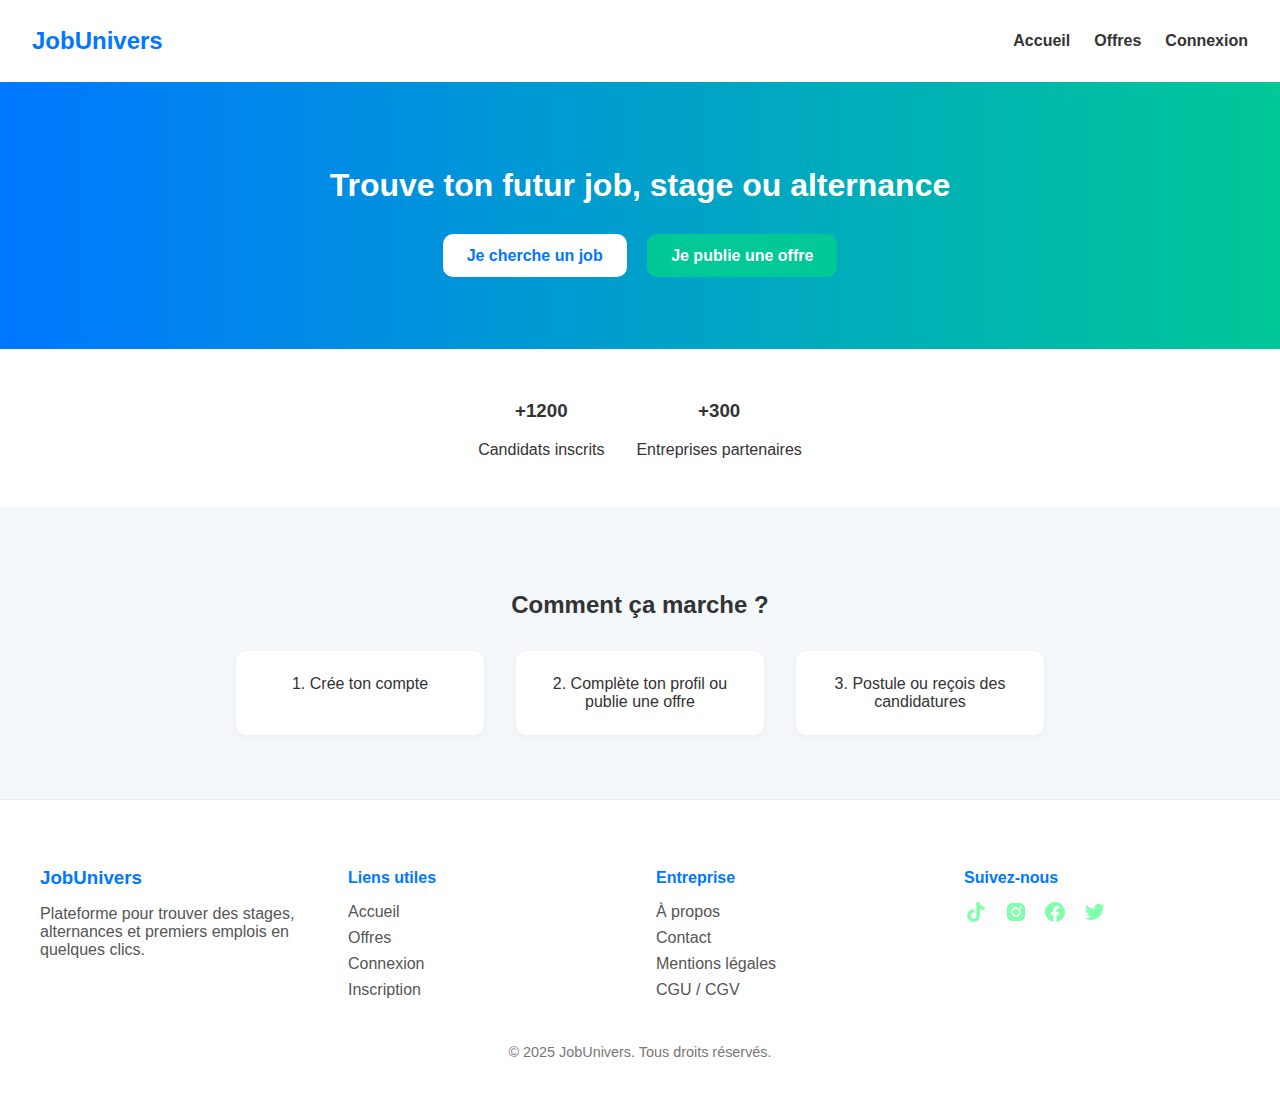
<file: index.html>
<!DOCTYPE html>
<html lang="en">
<head>
    <meta charset="UTF-8">
    <meta name="viewport" content="width=device-width, initial-scale=1.0">
    <link rel="stylesheet" href="style.css">
    <title>Accueil|JobUnivers</title>
</head>
<body>
  <!-- Navigation -->
  <header>
    <nav class="navbar">
      <div class="logo">JobUnivers</div>
      <ul class="nav-links">
        <li><a href="index.html">Accueil</a></li>
        <li><a href="#">Offres</a></li>
        <li><a href="login.html">Connexion</a></li>
      </ul>
    </nav>
  </header>

  <!-- Hero Section -->
  <section class="hero">
    <h1>Trouve ton futur job, stage ou alternance</h1>
    <div class="hero-buttons">
      <a href="#" class="btn primary">Je cherche un job</a>
      <a href="#" class="btn secondary">Je publie une offre</a>
    </div>
  </section>

  <!-- Stats -->
  <section class="stats">
    <div class="stat-box">
      <h3>+1200</h3>
      <p>Candidats inscrits</p>
    </div>
    <div class="stat-box">
      <h3>+300</h3>
      <p>Entreprises partenaires</p>
    </div>
  </section>

  <!-- Comment ça marche -->
  <section class="how-it-works">
    <h2>Comment ça marche ?</h2>
    <div class="steps">
      <div class="step">1. Crée ton compte</div>
      <div class="step">2. Complète ton profil ou publie une offre</div>
      <div class="step">3. Postule ou reçois des candidatures</div>
    </div>
  </section>

<!-- Footer complet -->
<footer class="footer">
    <div class="footer-container">
      <div class="footer-col">
        <h3>JobUnivers</h3>
        <p>Plateforme pour trouver des stages, alternances et premiers emplois en quelques clics.</p>
      </div>
  
      <div class="footer-col">
        <h4>Liens utiles</h4>
        <ul>
          <li><a href="#">Accueil</a></li>
          <li><a href="#">Offres</a></li>
          <li><a href="login.html">Connexion</a></li>
          <li><a href="register.html">Inscription</a></li>
        </ul>
      </div>
  
      <div class="footer-col">
        <h4>Entreprise</h4>
        <ul>
          <li><a href="#">À propos</a></li>
          <li><a href="#">Contact</a></li>
          <li><a href="#">Mentions légales</a></li>
          <li><a href="#">CGU / CGV</a></li>
        </ul>
      </div>
  
      <div class="footer-col">
        <h4>Suivez-nous</h4>
        <div class="social-icons">
          <a href="#"><svg xmlns="http://www.w3.org/2000/svg" width="24" height="24" viewBox="0 0 24 24" style="fill: rgba(129, 255, 173, 1);transform: ;msFilter:;"><path d="M19.59 6.69a4.83 4.83 0 0 1-3.77-4.25V2h-3.45v13.67a2.89 2.89 0 0 1-5.2 1.74 2.89 2.89 0 0 1 2.31-4.64 2.93 2.93 0 0 1 .88.13V9.4a6.84 6.84 0 0 0-1-.05A6.33 6.33 0 0 0 5 20.1a6.34 6.34 0 0 0 10.86-4.43v-7a8.16 8.16 0 0 0 4.77 1.52v-3.4a4.85 4.85 0 0 1-1-.1z"></path></svg></a>
          <a href="#"><svg xmlns="http://www.w3.org/2000/svg" width="24" height="24" viewBox="0 0 24 24" style="fill: rgba(129, 255, 173, 1);transform: ;msFilter:;"><path d="M20.947 8.305a6.53 6.53 0 0 0-.419-2.216 4.61 4.61 0 0 0-2.633-2.633 6.606 6.606 0 0 0-2.186-.42c-.962-.043-1.267-.055-3.709-.055s-2.755 0-3.71.055a6.606 6.606 0 0 0-2.185.42 4.607 4.607 0 0 0-2.633 2.633 6.554 6.554 0 0 0-.419 2.185c-.043.963-.056 1.268-.056 3.71s0 2.754.056 3.71c.015.748.156 1.486.419 2.187a4.61 4.61 0 0 0 2.634 2.632 6.584 6.584 0 0 0 2.185.45c.963.043 1.268.056 3.71.056s2.755 0 3.71-.056a6.59 6.59 0 0 0 2.186-.419 4.615 4.615 0 0 0 2.633-2.633c.263-.7.404-1.438.419-2.187.043-.962.056-1.267.056-3.71-.002-2.442-.002-2.752-.058-3.709zm-8.953 8.297c-2.554 0-4.623-2.069-4.623-4.623s2.069-4.623 4.623-4.623a4.623 4.623 0 0 1 0 9.246zm4.807-8.339a1.077 1.077 0 0 1-1.078-1.078 1.077 1.077 0 1 1 2.155 0c0 .596-.482 1.078-1.077 1.078z"></path><circle cx="11.994" cy="11.979" r="3.003"></circle></svg></a>
          <a href="#"><svg xmlns="http://www.w3.org/2000/svg" width="24" height="24" viewBox="0 0 24 24" style="fill: rgba(129, 255, 173, 1);transform: ;msFilter:;"><path d="M12.001 2.002c-5.522 0-9.999 4.477-9.999 9.999 0 4.99 3.656 9.126 8.437 9.879v-6.988h-2.54v-2.891h2.54V9.798c0-2.508 1.493-3.891 3.776-3.891 1.094 0 2.24.195 2.24.195v2.459h-1.264c-1.24 0-1.628.772-1.628 1.563v1.875h2.771l-.443 2.891h-2.328v6.988C18.344 21.129 22 16.992 22 12.001c0-5.522-4.477-9.999-9.999-9.999z"></path></svg></a>
          <a href="#"><svg xmlns="http://www.w3.org/2000/svg" width="24" height="24" viewBox="0 0 24 24" style="fill: rgba(129, 255, 173, 1);transform: ;msFilter:;"><path d="M19.633 7.997c.013.175.013.349.013.523 0 5.325-4.053 11.461-11.46 11.461-2.282 0-4.402-.661-6.186-1.809.324.037.636.05.973.05a8.07 8.07 0 0 0 5.001-1.721 4.036 4.036 0 0 1-3.767-2.793c.249.037.499.062.761.062.361 0 .724-.05 1.061-.137a4.027 4.027 0 0 1-3.23-3.953v-.05c.537.299 1.16.486 1.82.511a4.022 4.022 0 0 1-1.796-3.354c0-.748.199-1.434.548-2.032a11.457 11.457 0 0 0 8.306 4.215c-.062-.3-.1-.611-.1-.923a4.026 4.026 0 0 1 4.028-4.028c1.16 0 2.207.486 2.943 1.272a7.957 7.957 0 0 0 2.556-.973 4.02 4.02 0 0 1-1.771 2.22 8.073 8.073 0 0 0 2.319-.624 8.645 8.645 0 0 1-2.019 2.083z"></path></svg></a>
        </div>
      </div>
    </div>
    <div class="footer-bottom">
      <p>&copy; 2025 JobUnivers. Tous droits réservés.</p>
    </div>
  </footer>
  

</body>
</html>
</file>
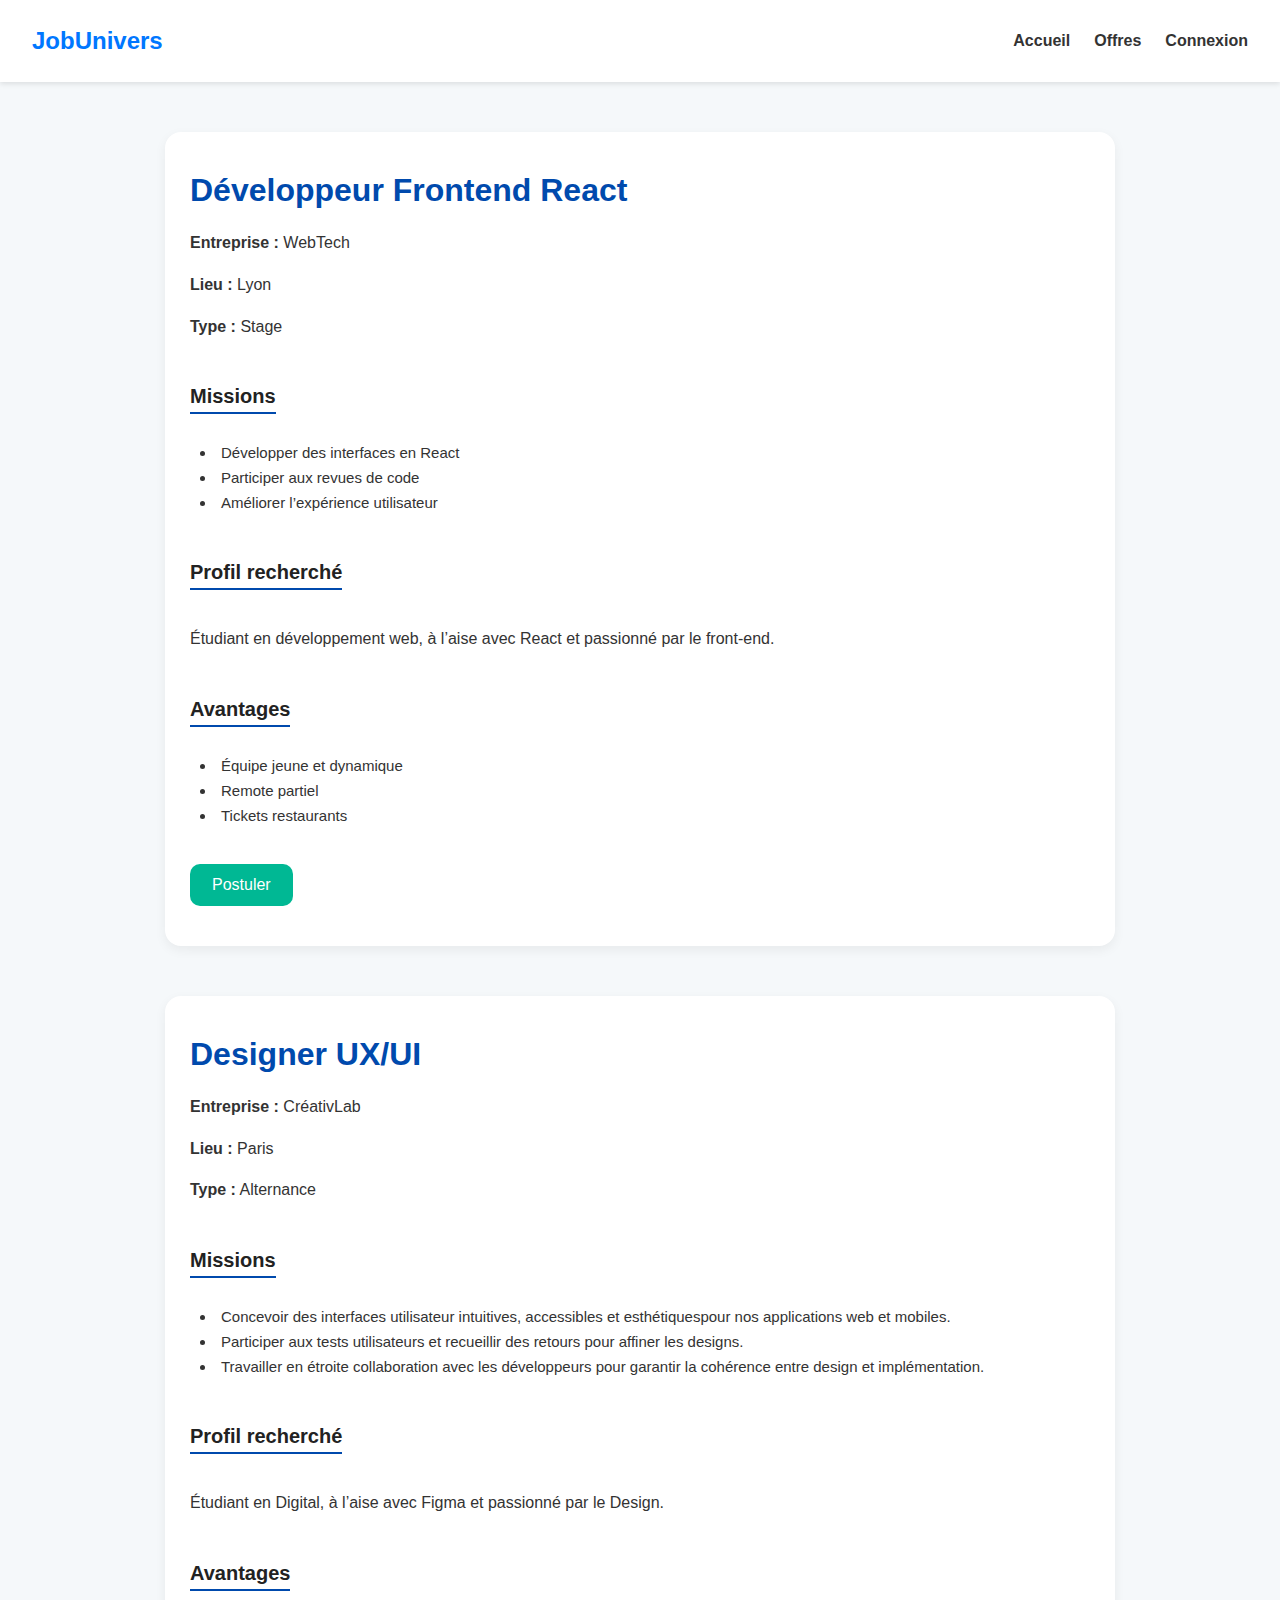
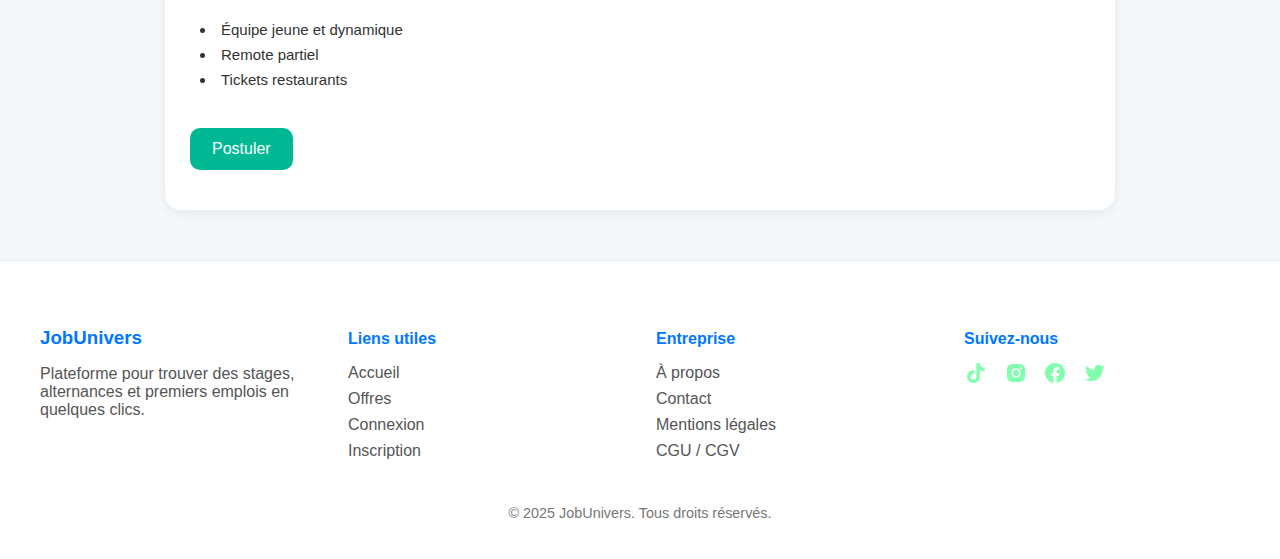
<file: fiche-offre.html>
<!DOCTYPE html>
<html lang="fr">

<head>
    <meta charset="UTF-8">
    <meta name="viewport" content="width=device-width, initial-scale=1.0">
    <title>Détail de l'offre|JobUnivers</title>
    <link rel="stylesheet" href="Détail.css">
    <link rel="stylesheet" href="style.css">
</head>

<body>
    <main class="main-content">
        <!-- Navigation -->
        <header>
            <nav class="navbar">
                <div class="logo">JobUnivers</div>
                <ul class="nav-links">
                    <li><a href="index.html">Accueil</a></li>
                    <li><a href="offre.html">Offres</a></li>
                    <li><a href="login.html">Connexion</a></li>
                </ul>
            </nav>
        </header>
        <section class="offer-detail">
            <div class="offer-content">
                <h1>Développeur Frontend React</h1>
                <p><strong>Entreprise :</strong> WebTech</p>
                <p><strong>Lieu :</strong> Lyon</p>
                <p><strong>Type :</strong> Stage</p>

                <h3>Missions</h3>
                <ul>
                    <li>Développer des interfaces en React</li>
                    <li>Participer aux revues de code</li>
                    <li>Améliorer l’expérience utilisateur</li>
                </ul>

                <h3>Profil recherché</h3>
                <p>Étudiant en développement web, à l’aise avec React et passionné par le front-end.</p>

                <h3>Avantages</h3>
                <ul>
                    <li>Équipe jeune et dynamique</li>
                    <li>Remote partiel</li>
                    <li>Tickets restaurants</li>
                </ul>

                <a href="#" class="btn">Postuler</a>
            </div>
        </section>
        <section class="offer-detail">
            <div class="offer-content">
                <h1>Designer UX/UI</h1>
                <p><strong>Entreprise :</strong> CréativLab</p>
                <p><strong>Lieu :</strong> Paris</p>
                <p><strong>Type :</strong> Alternance</p>

                <h3>Missions</h3>
                <ul>
                    <li>Concevoir des interfaces utilisateur intuitives, accessibles et esthétiquespour nos applications web et mobiles.</li>
                    <li>Participer aux tests utilisateurs et recueillir des retours pour affiner les designs.</li>
                    <li>Travailler en étroite collaboration avec les développeurs pour garantir la cohérence entre design et implémentation.</li>
                </ul>

                <h3>Profil recherché</h3>
                <p>Étudiant en Digital, à l’aise avec Figma et passionné par le Design.</p>

                <h3>Avantages</h3>
                <ul>
                    <li>Équipe jeune et dynamique</li>
                    <li>Remote partiel</li>
                    <li>Tickets restaurants</li>
                </ul>

                <a href="#" class="btn">Postuler</a>
            </div>
        </section>
    </main>
    <!-- Footer complet -->
    <footer class="footer">
        <div class="footer-container">
            <div class="footer-col">
                <h3>JobUnivers</h3>
                <p>Plateforme pour trouver des stages, alternances et premiers emplois en quelques clics.</p>
            </div>

            <div class="footer-col">
                <h4>Liens utiles</h4>
                <ul>
                    <li><a href="index.html">Accueil</a></li>
                    <li><a href="offre.html">Offres</a></li>
                    <li><a href="login.html">Connexion</a></li>
                    <li><a href="register.html">Inscription</a></li>
                </ul>
            </div>

            <div class="footer-col">
                <h4>Entreprise</h4>
                <ul>
                    <li><a href="#">À propos</a></li>
                    <li><a href="#">Contact</a></li>
                    <li><a href="#">Mentions légales</a></li>
                    <li><a href="#">CGU / CGV</a></li>
                </ul>
            </div>

            <div class="footer-col">
                <h4>Suivez-nous</h4>
                <div class="social-icons">
                    <a href="#"><svg xmlns="http://www.w3.org/2000/svg" width="24" height="24" viewBox="0 0 24 24"
                            style="fill: rgba(129, 255, 173, 1);transform: ;msFilter:;">
                            <path
                                d="M19.59 6.69a4.83 4.83 0 0 1-3.77-4.25V2h-3.45v13.67a2.89 2.89 0 0 1-5.2 1.74 2.89 2.89 0 0 1 2.31-4.64 2.93 2.93 0 0 1 .88.13V9.4a6.84 6.84 0 0 0-1-.05A6.33 6.33 0 0 0 5 20.1a6.34 6.34 0 0 0 10.86-4.43v-7a8.16 8.16 0 0 0 4.77 1.52v-3.4a4.85 4.85 0 0 1-1-.1z">
                            </path>
                        </svg></a>
                    <a href="#"><svg xmlns="http://www.w3.org/2000/svg" width="24" height="24" viewBox="0 0 24 24"
                            style="fill: rgba(129, 255, 173, 1);transform: ;msFilter:;">
                            <path
                                d="M20.947 8.305a6.53 6.53 0 0 0-.419-2.216 4.61 4.61 0 0 0-2.633-2.633 6.606 6.606 0 0 0-2.186-.42c-.962-.043-1.267-.055-3.709-.055s-2.755 0-3.71.055a6.606 6.606 0 0 0-2.185.42 4.607 4.607 0 0 0-2.633 2.633 6.554 6.554 0 0 0-.419 2.185c-.043.963-.056 1.268-.056 3.71s0 2.754.056 3.71c.015.748.156 1.486.419 2.187a4.61 4.61 0 0 0 2.634 2.632 6.584 6.584 0 0 0 2.185.45c.963.043 1.268.056 3.71.056s2.755 0 3.71-.056a6.59 6.59 0 0 0 2.186-.419 4.615 4.615 0 0 0 2.633-2.633c.263-.7.404-1.438.419-2.187.043-.962.056-1.267.056-3.71-.002-2.442-.002-2.752-.058-3.709zm-8.953 8.297c-2.554 0-4.623-2.069-4.623-4.623s2.069-4.623 4.623-4.623a4.623 4.623 0 0 1 0 9.246zm4.807-8.339a1.077 1.077 0 0 1-1.078-1.078 1.077 1.077 0 1 1 2.155 0c0 .596-.482 1.078-1.077 1.078z">
                            </path>
                            <circle cx="11.994" cy="11.979" r="3.003"></circle>
                        </svg></a>
                    <a href="#"><svg xmlns="http://www.w3.org/2000/svg" width="24" height="24" viewBox="0 0 24 24"
                            style="fill: rgba(129, 255, 173, 1);transform: ;msFilter:;">
                            <path
                                d="M12.001 2.002c-5.522 0-9.999 4.477-9.999 9.999 0 4.99 3.656 9.126 8.437 9.879v-6.988h-2.54v-2.891h2.54V9.798c0-2.508 1.493-3.891 3.776-3.891 1.094 0 2.24.195 2.24.195v2.459h-1.264c-1.24 0-1.628.772-1.628 1.563v1.875h2.771l-.443 2.891h-2.328v6.988C18.344 21.129 22 16.992 22 12.001c0-5.522-4.477-9.999-9.999-9.999z">
                            </path>
                        </svg></a>
                    <a href="#"><svg xmlns="http://www.w3.org/2000/svg" width="24" height="24" viewBox="0 0 24 24"
                            style="fill: rgba(129, 255, 173, 1);transform: ;msFilter:;">
                            <path
                                d="M19.633 7.997c.013.175.013.349.013.523 0 5.325-4.053 11.461-11.46 11.461-2.282 0-4.402-.661-6.186-1.809.324.037.636.05.973.05a8.07 8.07 0 0 0 5.001-1.721 4.036 4.036 0 0 1-3.767-2.793c.249.037.499.062.761.062.361 0 .724-.05 1.061-.137a4.027 4.027 0 0 1-3.23-3.953v-.05c.537.299 1.16.486 1.82.511a4.022 4.022 0 0 1-1.796-3.354c0-.748.199-1.434.548-2.032a11.457 11.457 0 0 0 8.306 4.215c-.062-.3-.1-.611-.1-.923a4.026 4.026 0 0 1 4.028-4.028c1.16 0 2.207.486 2.943 1.272a7.957 7.957 0 0 0 2.556-.973 4.02 4.02 0 0 1-1.771 2.22 8.073 8.073 0 0 0 2.319-.624 8.645 8.645 0 0 1-2.019 2.083z">
                            </path>
                        </svg></a>
                </div>
            </div>
        </div>
        <div class="footer-bottom">
            <p>&copy; 2025 JobUnivers. Tous droits réservés.</p>
        </div>
    </footer>

</body>

</html>
</file>
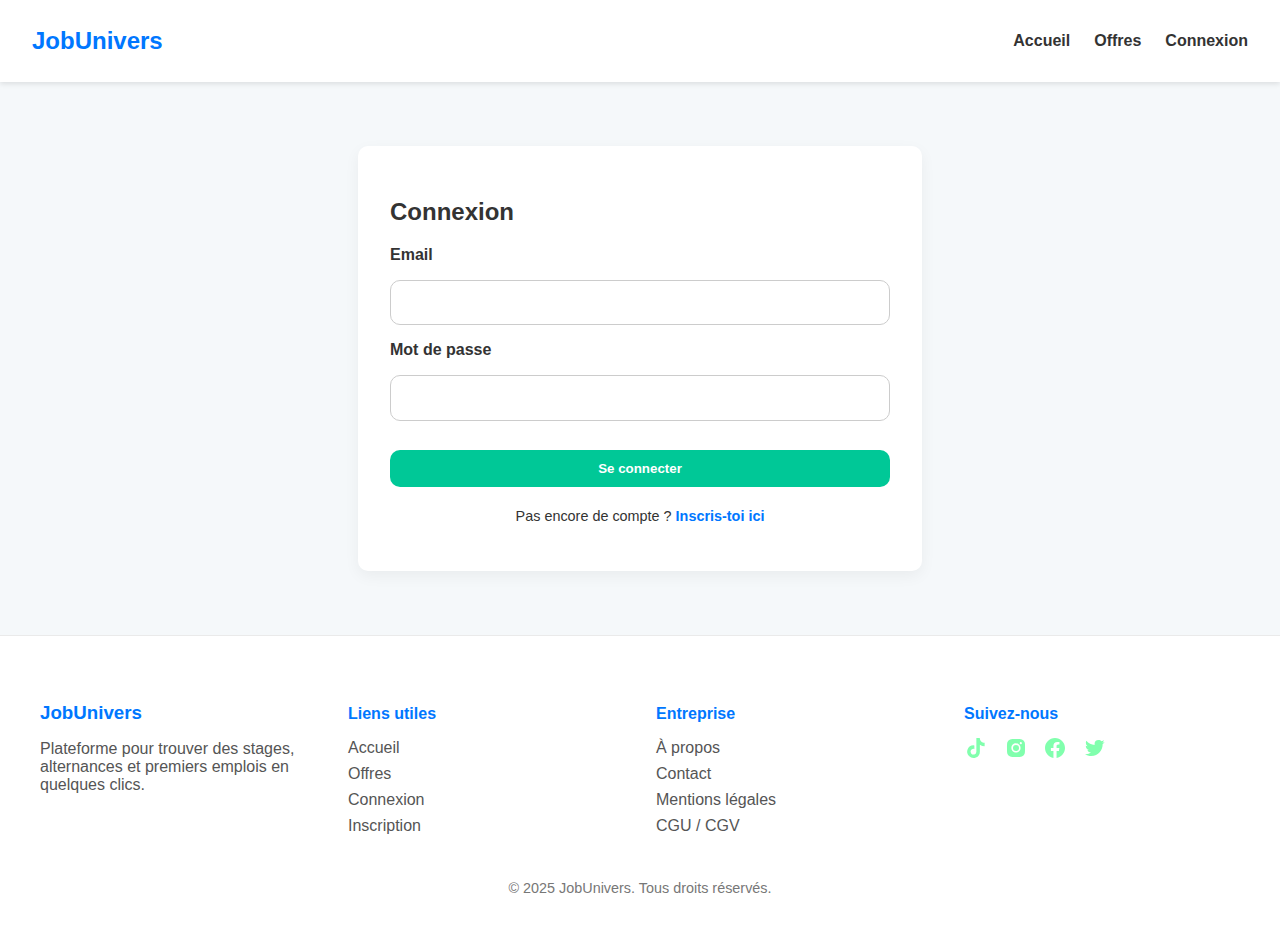
<file: login.html>
<!DOCTYPE html>
<html lang="fr">

<head>
    <meta charset="UTF-8" />
    <meta name="viewport" content="width=device-width, initial-scale=1.0" />
    <title>Connexion|JobUnivers</title>
    <link rel="stylesheet" href="authentification.css" />
    <link rel="stylesheet" href="style.css" />
</head>

<body>
    <!-- Navigation -->
    <header>
        <nav class="navbar">
            <div class="logo">JobUnivers</div>
            <ul class="nav-links">
                <li><a href="index.html">Accueil</a></li>
                <li><a href="#">Offres</a></li>
                <li><a href="login.html">Connexion</a></li>
            </ul>
        </nav>
    </header>

    <div class="auth-container">
        <h2>Connexion</h2>
        <form class="auth-form active">
            <label>Email</label>
            <input type="email" required />
            <label>Mot de passe</label>
            <input type="password" required />
            <button type="submit">Se connecter</button>
        </form>

        <p class="auth-link">
            Pas encore de compte ? <a href="register.html">Inscris-toi ici</a>
        </p>
    </div>


    <!-- Footer complet -->
    <footer class="footer">
        <div class="footer-container">
            <div class="footer-col">
                <h3>JobUnivers</h3>
                <p>Plateforme pour trouver des stages, alternances et premiers emplois en quelques clics.</p>
            </div>

            <div class="footer-col">
                <h4>Liens utiles</h4>
                <ul>
                    <li><a href="#">Accueil</a></li>
                    <li><a href="#">Offres</a></li>
                    <li><a href="login.html">Connexion</a></li>
                    <li><a href="register.html">Inscription</a></li>
                </ul>
            </div>

            <div class="footer-col">
                <h4>Entreprise</h4>
                <ul>
                    <li><a href="#">À propos</a></li>
                    <li><a href="#">Contact</a></li>
                    <li><a href="#">Mentions légales</a></li>
                    <li><a href="#">CGU / CGV</a></li>
                </ul>
            </div>

            <div class="footer-col">
                <h4>Suivez-nous</h4>
                <div class="social-icons">
                    <a href="#"><svg xmlns="http://www.w3.org/2000/svg" width="24" height="24" viewBox="0 0 24 24"
                            style="fill: rgba(129, 255, 173, 1);transform: ;msFilter:;">
                            <path
                                d="M19.59 6.69a4.83 4.83 0 0 1-3.77-4.25V2h-3.45v13.67a2.89 2.89 0 0 1-5.2 1.74 2.89 2.89 0 0 1 2.31-4.64 2.93 2.93 0 0 1 .88.13V9.4a6.84 6.84 0 0 0-1-.05A6.33 6.33 0 0 0 5 20.1a6.34 6.34 0 0 0 10.86-4.43v-7a8.16 8.16 0 0 0 4.77 1.52v-3.4a4.85 4.85 0 0 1-1-.1z">
                            </path>
                        </svg></a>
                    <a href="#"><svg xmlns="http://www.w3.org/2000/svg" width="24" height="24" viewBox="0 0 24 24"
                            style="fill: rgba(129, 255, 173, 1);transform: ;msFilter:;">
                            <path
                                d="M20.947 8.305a6.53 6.53 0 0 0-.419-2.216 4.61 4.61 0 0 0-2.633-2.633 6.606 6.606 0 0 0-2.186-.42c-.962-.043-1.267-.055-3.709-.055s-2.755 0-3.71.055a6.606 6.606 0 0 0-2.185.42 4.607 4.607 0 0 0-2.633 2.633 6.554 6.554 0 0 0-.419 2.185c-.043.963-.056 1.268-.056 3.71s0 2.754.056 3.71c.015.748.156 1.486.419 2.187a4.61 4.61 0 0 0 2.634 2.632 6.584 6.584 0 0 0 2.185.45c.963.043 1.268.056 3.71.056s2.755 0 3.71-.056a6.59 6.59 0 0 0 2.186-.419 4.615 4.615 0 0 0 2.633-2.633c.263-.7.404-1.438.419-2.187.043-.962.056-1.267.056-3.71-.002-2.442-.002-2.752-.058-3.709zm-8.953 8.297c-2.554 0-4.623-2.069-4.623-4.623s2.069-4.623 4.623-4.623a4.623 4.623 0 0 1 0 9.246zm4.807-8.339a1.077 1.077 0 0 1-1.078-1.078 1.077 1.077 0 1 1 2.155 0c0 .596-.482 1.078-1.077 1.078z">
                            </path>
                            <circle cx="11.994" cy="11.979" r="3.003"></circle>
                        </svg></a>
                    <a href="#"><svg xmlns="http://www.w3.org/2000/svg" width="24" height="24" viewBox="0 0 24 24"
                            style="fill: rgba(129, 255, 173, 1);transform: ;msFilter:;">
                            <path
                                d="M12.001 2.002c-5.522 0-9.999 4.477-9.999 9.999 0 4.99 3.656 9.126 8.437 9.879v-6.988h-2.54v-2.891h2.54V9.798c0-2.508 1.493-3.891 3.776-3.891 1.094 0 2.24.195 2.24.195v2.459h-1.264c-1.24 0-1.628.772-1.628 1.563v1.875h2.771l-.443 2.891h-2.328v6.988C18.344 21.129 22 16.992 22 12.001c0-5.522-4.477-9.999-9.999-9.999z">
                            </path>
                        </svg></a>
                    <a href="#"><svg xmlns="http://www.w3.org/2000/svg" width="24" height="24" viewBox="0 0 24 24"
                            style="fill: rgba(129, 255, 173, 1);transform: ;msFilter:;">
                            <path
                                d="M19.633 7.997c.013.175.013.349.013.523 0 5.325-4.053 11.461-11.46 11.461-2.282 0-4.402-.661-6.186-1.809.324.037.636.05.973.05a8.07 8.07 0 0 0 5.001-1.721 4.036 4.036 0 0 1-3.767-2.793c.249.037.499.062.761.062.361 0 .724-.05 1.061-.137a4.027 4.027 0 0 1-3.23-3.953v-.05c.537.299 1.16.486 1.82.511a4.022 4.022 0 0 1-1.796-3.354c0-.748.199-1.434.548-2.032a11.457 11.457 0 0 0 8.306 4.215c-.062-.3-.1-.611-.1-.923a4.026 4.026 0 0 1 4.028-4.028c1.16 0 2.207.486 2.943 1.272a7.957 7.957 0 0 0 2.556-.973 4.02 4.02 0 0 1-1.771 2.22 8.073 8.073 0 0 0 2.319-.624 8.645 8.645 0 0 1-2.019 2.083z">
                            </path>
                        </svg></a>
                </div>
            </div>
        </div>
        <div class="footer-bottom">
            <p>&copy; 2025 JobUnivers. Tous droits réservés.</p>
        </div>
    </footer>
</body>

</html>
</file>
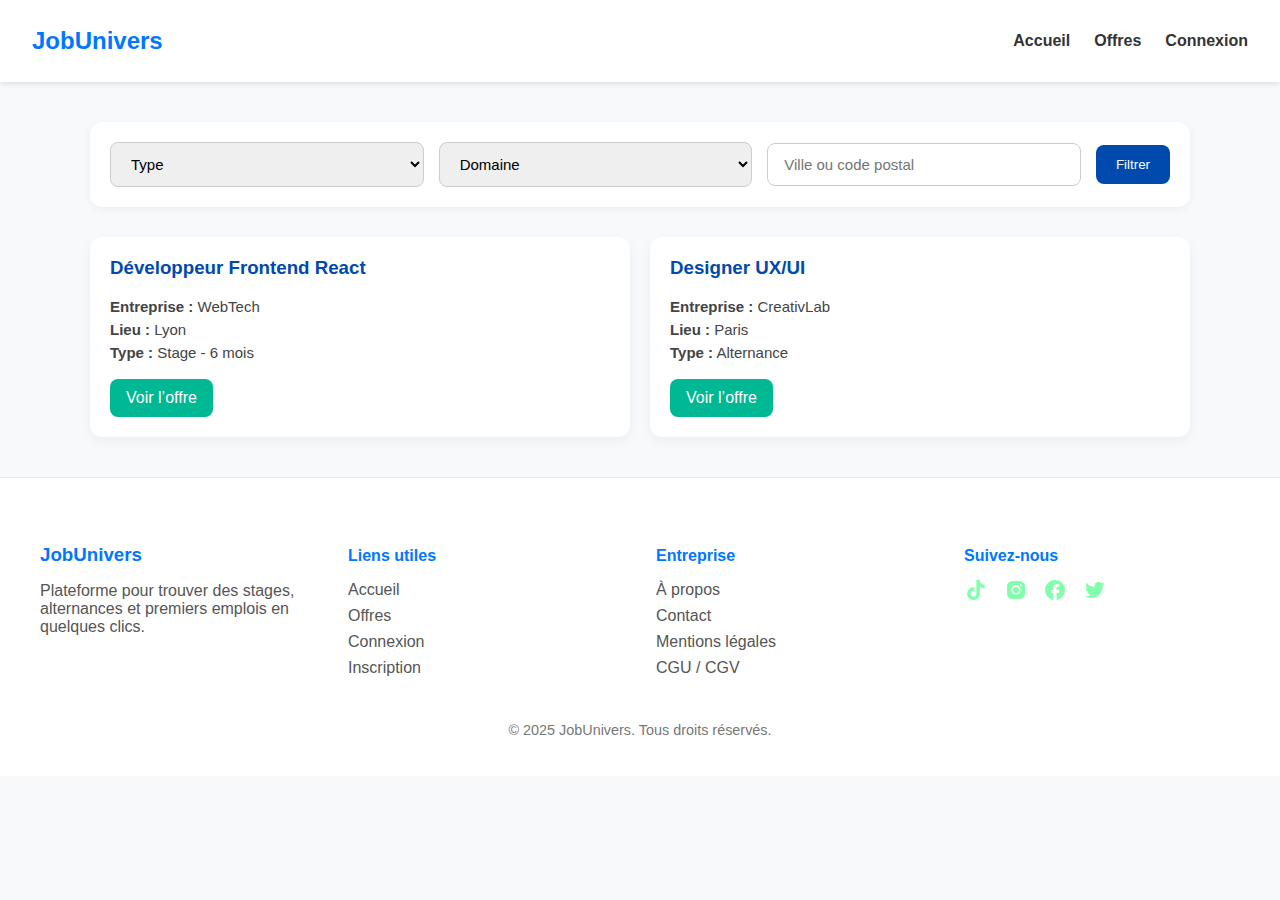
<file: offre.html>
<!DOCTYPE html>
<html lang="fr">

<head>

    <meta charset="UTF-8">
    <meta name="viewport" content="width=device-width, initial-scale=1.0">
    <title>Offres|JobUnivers</title> <link rel="stylesheet" href="style.css">
    <link rel="stylesheet" href="offres.css">
   
</head>

<body>
    <!-- Navigation -->
    <header>
        <nav class="navbar">
            <div class="logo">JobUnivers</div>
            <ul class="nav-links">
                <li><a href="index.html">Accueil</a></li>
                <li><a href="offre.html">Offres</a></li>
                <li><a href="login.html">Connexion</a></li>
            </ul>
        </nav>
    </header>

    <section class="offers-container">
        <div class="filters-bar">
            <select>
                <option>Type</option>
                <option>Stage</option>
                <option>Alternance</option>
                <option>CDI</option>
            </select>
            <select>
                <option>Domaine</option>
                <option>Développement</option>
                <option>Design</option>
                <option>Marketing</option>
            </select>
            <input type="text" placeholder="Ville ou code postal">
            <button class="btn">Filtrer</button>
        </div>

        <div class="offers-list">
            <div class="offer-card">
                <h3>Développeur Frontend React</h3>
                <p><strong>Entreprise :</strong> WebTech</p>
                <p><strong>Lieu :</strong> Lyon</p>
                <p><strong>Type :</strong> Stage - 6 mois</p>
                <a href="fiche-offre.html" class="btn">Voir l’offre</a>
            </div>

            <div class="offer-card">
                <h3>Designer UX/UI</h3>
                <p><strong>Entreprise :</strong> CreativLab</p>
                <p><strong>Lieu :</strong> Paris</p>
                <p><strong>Type :</strong> Alternance</p>
                <a href="fiche-offre.html" class="btn">Voir l’offre</a>
            </div>
        </div>
    </section>

    
    <!-- Footer complet -->
    <footer class="footer">
        <div class="footer-container">
            <div class="footer-col">
                <h3>JobUnivers</h3>
                <p>Plateforme pour trouver des stages, alternances et premiers emplois en quelques clics.</p>
            </div>

            <div class="footer-col">
                <h4>Liens utiles</h4>
                <ul>
                    <li><a href="index.html">Accueil</a></li>
                    <li><a href="offre.html">Offres</a></li>
                    <li><a href="login.html">Connexion</a></li>
                    <li><a href="register.html">Inscription</a></li>
                </ul>
            </div>

            <div class="footer-col">
                <h4>Entreprise</h4>
                <ul>
                    <li><a href="#">À propos</a></li>
                    <li><a href="#">Contact</a></li>
                    <li><a href="#">Mentions légales</a></li>
                    <li><a href="#">CGU / CGV</a></li>
                </ul>
            </div>

            <div class="footer-col">
                <h4>Suivez-nous</h4>
                <div class="social-icons">
                    <a href="#"><svg xmlns="http://www.w3.org/2000/svg" width="24" height="24" viewBox="0 0 24 24"
                            style="fill: rgba(129, 255, 173, 1);transform: ;msFilter:;">
                            <path
                                d="M19.59 6.69a4.83 4.83 0 0 1-3.77-4.25V2h-3.45v13.67a2.89 2.89 0 0 1-5.2 1.74 2.89 2.89 0 0 1 2.31-4.64 2.93 2.93 0 0 1 .88.13V9.4a6.84 6.84 0 0 0-1-.05A6.33 6.33 0 0 0 5 20.1a6.34 6.34 0 0 0 10.86-4.43v-7a8.16 8.16 0 0 0 4.77 1.52v-3.4a4.85 4.85 0 0 1-1-.1z">
                            </path>
                        </svg></a>
                    <a href="#"><svg xmlns="http://www.w3.org/2000/svg" width="24" height="24" viewBox="0 0 24 24"
                            style="fill: rgba(129, 255, 173, 1);transform: ;msFilter:;">
                            <path
                                d="M20.947 8.305a6.53 6.53 0 0 0-.419-2.216 4.61 4.61 0 0 0-2.633-2.633 6.606 6.606 0 0 0-2.186-.42c-.962-.043-1.267-.055-3.709-.055s-2.755 0-3.71.055a6.606 6.606 0 0 0-2.185.42 4.607 4.607 0 0 0-2.633 2.633 6.554 6.554 0 0 0-.419 2.185c-.043.963-.056 1.268-.056 3.71s0 2.754.056 3.71c.015.748.156 1.486.419 2.187a4.61 4.61 0 0 0 2.634 2.632 6.584 6.584 0 0 0 2.185.45c.963.043 1.268.056 3.71.056s2.755 0 3.71-.056a6.59 6.59 0 0 0 2.186-.419 4.615 4.615 0 0 0 2.633-2.633c.263-.7.404-1.438.419-2.187.043-.962.056-1.267.056-3.71-.002-2.442-.002-2.752-.058-3.709zm-8.953 8.297c-2.554 0-4.623-2.069-4.623-4.623s2.069-4.623 4.623-4.623a4.623 4.623 0 0 1 0 9.246zm4.807-8.339a1.077 1.077 0 0 1-1.078-1.078 1.077 1.077 0 1 1 2.155 0c0 .596-.482 1.078-1.077 1.078z">
                            </path>
                            <circle cx="11.994" cy="11.979" r="3.003"></circle>
                        </svg></a>
                    <a href="#"><svg xmlns="http://www.w3.org/2000/svg" width="24" height="24" viewBox="0 0 24 24"
                            style="fill: rgba(129, 255, 173, 1);transform: ;msFilter:;">
                            <path
                                d="M12.001 2.002c-5.522 0-9.999 4.477-9.999 9.999 0 4.99 3.656 9.126 8.437 9.879v-6.988h-2.54v-2.891h2.54V9.798c0-2.508 1.493-3.891 3.776-3.891 1.094 0 2.24.195 2.24.195v2.459h-1.264c-1.24 0-1.628.772-1.628 1.563v1.875h2.771l-.443 2.891h-2.328v6.988C18.344 21.129 22 16.992 22 12.001c0-5.522-4.477-9.999-9.999-9.999z">
                            </path>
                        </svg></a>
                    <a href="#"><svg xmlns="http://www.w3.org/2000/svg" width="24" height="24" viewBox="0 0 24 24"
                            style="fill: rgba(129, 255, 173, 1);transform: ;msFilter:;">
                            <path
                                d="M19.633 7.997c.013.175.013.349.013.523 0 5.325-4.053 11.461-11.46 11.461-2.282 0-4.402-.661-6.186-1.809.324.037.636.05.973.05a8.07 8.07 0 0 0 5.001-1.721 4.036 4.036 0 0 1-3.767-2.793c.249.037.499.062.761.062.361 0 .724-.05 1.061-.137a4.027 4.027 0 0 1-3.23-3.953v-.05c.537.299 1.16.486 1.82.511a4.022 4.022 0 0 1-1.796-3.354c0-.748.199-1.434.548-2.032a11.457 11.457 0 0 0 8.306 4.215c-.062-.3-.1-.611-.1-.923a4.026 4.026 0 0 1 4.028-4.028c1.16 0 2.207.486 2.943 1.272a7.957 7.957 0 0 0 2.556-.973 4.02 4.02 0 0 1-1.771 2.22 8.073 8.073 0 0 0 2.319-.624 8.645 8.645 0 0 1-2.019 2.083z">
                            </path>
                        </svg></a>
                </div>
            </div>
        </div>
        <div class="footer-bottom">
            <p>&copy; 2025 JobUnivers. Tous droits réservés.</p>
        </div>
    </footer>
</body>

</html>
</file>
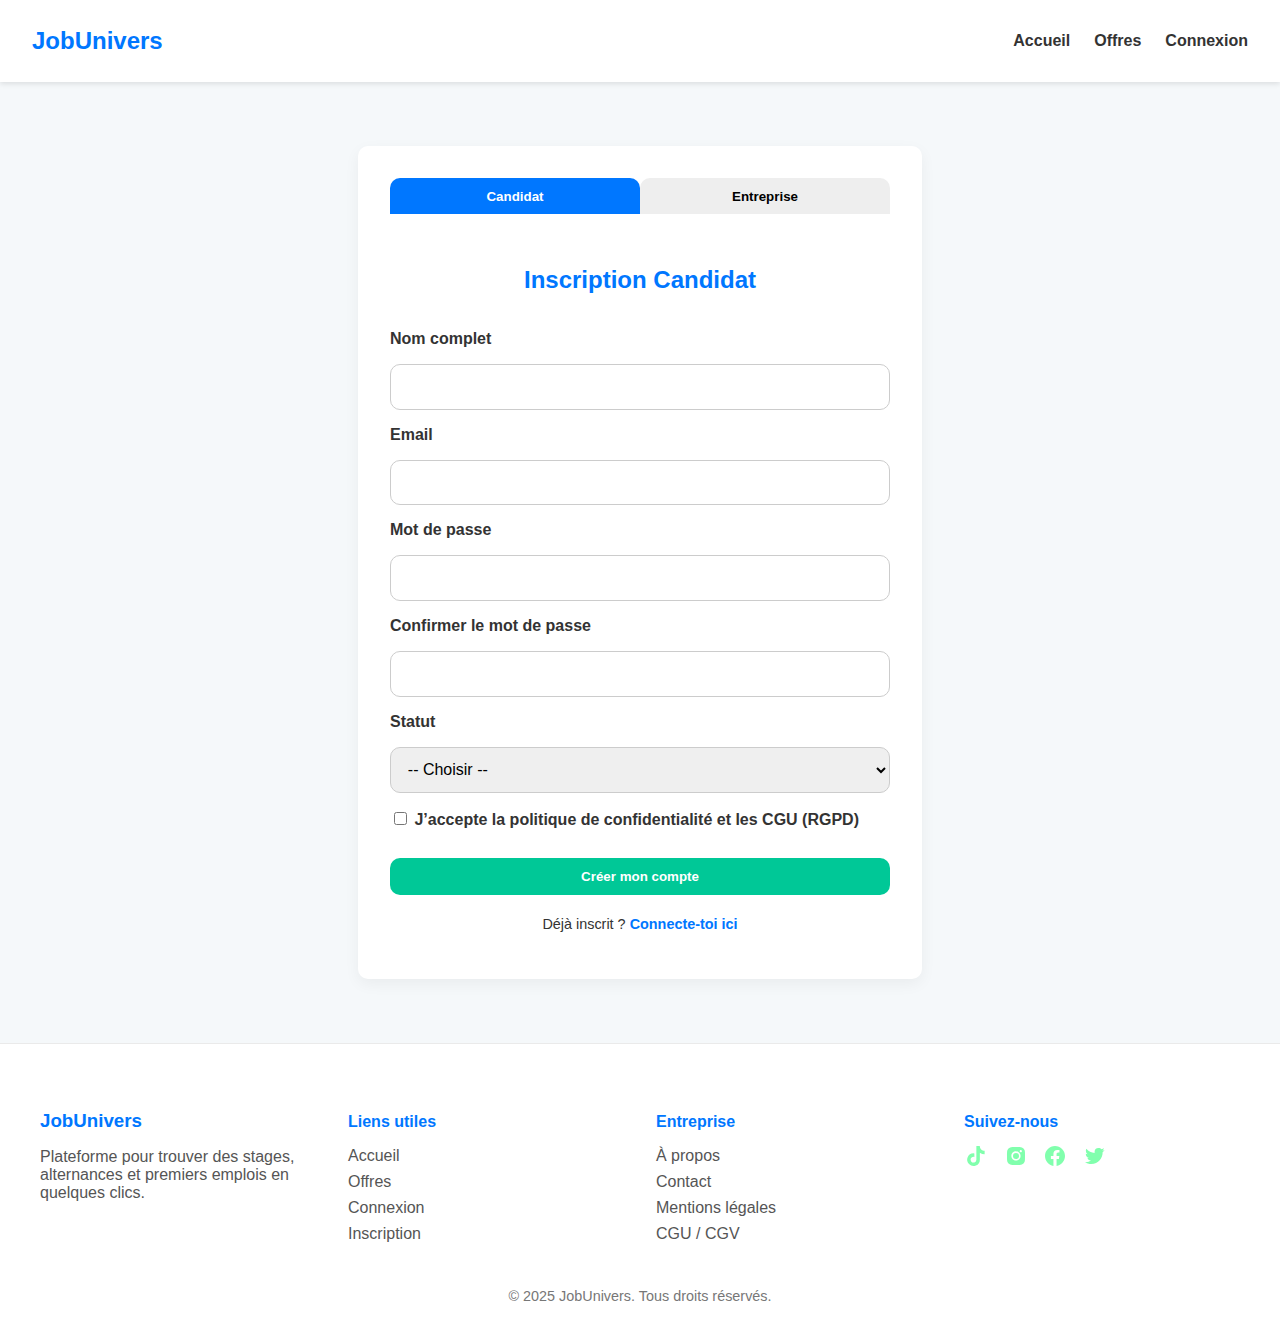
<file: register.html>
<!DOCTYPE html>
<html lang="fr">

<head>
    <meta charset="UTF-8" />
    <meta name="viewport" content="width=device-width, initial-scale=1.0" />
    <title>Inscription|JobUnivers</title>
    <link rel="stylesheet" href="authentification.css" />
    <link rel="stylesheet" href="style.css" />
</head>

<body>

    <!-- Navigation -->
    <header>
        <nav class="navbar">
            <div class="logo">JobUnivers</div>
            <ul class="nav-links">
                <li><a href="index.html">Accueil</a></li>
                <li><a href="#">Offres</a></li>
                <li><a href="login.html">Connexion</a></li>
            </ul>
        </nav>
    </header>

    <div class="auth-container">
        <div class="auth-tabs">
            <button class="tab-btn active" onclick="showForm('signup-user')">Candidat</button>
            <button class="tab-btn" onclick="showForm('signup-entreprise')">Entreprise</button>
        </div>

        <!-- Inscription Candidat -->
        <form id="signup-user" class="auth-form active">
            <h2>Inscription Candidat</h2>
            <label>Nom complet</label>
            <input type="text" required />
            <label>Email</label>
            <input type="email" required />
            <label>Mot de passe</label>
            <input type="password" required />
            <label>Confirmer le mot de passe</label>
            <input type="password" required />
            <label>Statut</label>
            <select required>
                <option value="">-- Choisir --</option>
                <option>Étudiant</option>
                <option>Particulier</option>
            </select>
            <label>
                <input type="checkbox" required />
                J’accepte la politique de confidentialité et les CGU (RGPD)
            </label>
            <button type="submit">Créer mon compte</button>
        </form>

        <!-- Inscription Entreprise -->
        <form id="signup-entreprise" class="auth-form">
            <h2>Inscription Entreprise</h2>
            <label>Nom de l’entreprise</label>
            <input type="text" required />
            <label>Email professionnel</label>
            <input type="email" required />
            <label>Mot de passe</label>
            <input type="password" required />
            <label>Confirmer le mot de passe</label>
            <input type="password" required />
            <label>SIRET</label>
            <input type="text" required />
            <label>Nom du recruteur / RH</label>
            <input type="text" required />
            <label>Téléphone</label>
            <input type="tel" required />
            <label>
                <input type="checkbox" required />
                J’accepte la politique de confidentialité et les CGU (RGPD)
            </label>
            <button type="submit">Créer le compte entreprise</button>
        </form>

        <p class="auth-link">
            Déjà inscrit ? <a href="login.html">Connecte-toi ici</a>
        </p>
    </div>


    <!-- Footer complet -->
    <footer class="footer">
        <div class="footer-container">
            <div class="footer-col">
                <h3>JobUnivers</h3>
                <p>Plateforme pour trouver des stages, alternances et premiers emplois en quelques clics.</p>
            </div>

            <div class="footer-col">
                <h4>Liens utiles</h4>
                <ul>
                    <li><a href="#">Accueil</a></li>
                    <li><a href="#">Offres</a></li>
                    <li><a href="login.html">Connexion</a></li>
                    <li><a href="register.html">Inscription</a></li>
                </ul>
            </div>

            <div class="footer-col">
                <h4>Entreprise</h4>
                <ul>
                    <li><a href="#">À propos</a></li>
                    <li><a href="#">Contact</a></li>
                    <li><a href="#">Mentions légales</a></li>
                    <li><a href="#">CGU / CGV</a></li>
                </ul>
            </div>

            <div class="footer-col">
                <h4>Suivez-nous</h4>
                <div class="social-icons">
                    <a href="#"><svg xmlns="http://www.w3.org/2000/svg" width="24" height="24" viewBox="0 0 24 24"
                            style="fill: rgba(129, 255, 173, 1);transform: ;msFilter:;">
                            <path
                                d="M19.59 6.69a4.83 4.83 0 0 1-3.77-4.25V2h-3.45v13.67a2.89 2.89 0 0 1-5.2 1.74 2.89 2.89 0 0 1 2.31-4.64 2.93 2.93 0 0 1 .88.13V9.4a6.84 6.84 0 0 0-1-.05A6.33 6.33 0 0 0 5 20.1a6.34 6.34 0 0 0 10.86-4.43v-7a8.16 8.16 0 0 0 4.77 1.52v-3.4a4.85 4.85 0 0 1-1-.1z">
                            </path>
                        </svg></a>
                    <a href="#"><svg xmlns="http://www.w3.org/2000/svg" width="24" height="24" viewBox="0 0 24 24"
                            style="fill: rgba(129, 255, 173, 1);transform: ;msFilter:;">
                            <path
                                d="M20.947 8.305a6.53 6.53 0 0 0-.419-2.216 4.61 4.61 0 0 0-2.633-2.633 6.606 6.606 0 0 0-2.186-.42c-.962-.043-1.267-.055-3.709-.055s-2.755 0-3.71.055a6.606 6.606 0 0 0-2.185.42 4.607 4.607 0 0 0-2.633 2.633 6.554 6.554 0 0 0-.419 2.185c-.043.963-.056 1.268-.056 3.71s0 2.754.056 3.71c.015.748.156 1.486.419 2.187a4.61 4.61 0 0 0 2.634 2.632 6.584 6.584 0 0 0 2.185.45c.963.043 1.268.056 3.71.056s2.755 0 3.71-.056a6.59 6.59 0 0 0 2.186-.419 4.615 4.615 0 0 0 2.633-2.633c.263-.7.404-1.438.419-2.187.043-.962.056-1.267.056-3.71-.002-2.442-.002-2.752-.058-3.709zm-8.953 8.297c-2.554 0-4.623-2.069-4.623-4.623s2.069-4.623 4.623-4.623a4.623 4.623 0 0 1 0 9.246zm4.807-8.339a1.077 1.077 0 0 1-1.078-1.078 1.077 1.077 0 1 1 2.155 0c0 .596-.482 1.078-1.077 1.078z">
                            </path>
                            <circle cx="11.994" cy="11.979" r="3.003"></circle>
                        </svg></a>
                    <a href="#"><svg xmlns="http://www.w3.org/2000/svg" width="24" height="24" viewBox="0 0 24 24"
                            style="fill: rgba(129, 255, 173, 1);transform: ;msFilter:;">
                            <path
                                d="M12.001 2.002c-5.522 0-9.999 4.477-9.999 9.999 0 4.99 3.656 9.126 8.437 9.879v-6.988h-2.54v-2.891h2.54V9.798c0-2.508 1.493-3.891 3.776-3.891 1.094 0 2.24.195 2.24.195v2.459h-1.264c-1.24 0-1.628.772-1.628 1.563v1.875h2.771l-.443 2.891h-2.328v6.988C18.344 21.129 22 16.992 22 12.001c0-5.522-4.477-9.999-9.999-9.999z">
                            </path>
                        </svg></a>
                    <a href="#"><svg xmlns="http://www.w3.org/2000/svg" width="24" height="24" viewBox="0 0 24 24"
                            style="fill: rgba(129, 255, 173, 1);transform: ;msFilter:;">
                            <path
                                d="M19.633 7.997c.013.175.013.349.013.523 0 5.325-4.053 11.461-11.46 11.461-2.282 0-4.402-.661-6.186-1.809.324.037.636.05.973.05a8.07 8.07 0 0 0 5.001-1.721 4.036 4.036 0 0 1-3.767-2.793c.249.037.499.062.761.062.361 0 .724-.05 1.061-.137a4.027 4.027 0 0 1-3.23-3.953v-.05c.537.299 1.16.486 1.82.511a4.022 4.022 0 0 1-1.796-3.354c0-.748.199-1.434.548-2.032a11.457 11.457 0 0 0 8.306 4.215c-.062-.3-.1-.611-.1-.923a4.026 4.026 0 0 1 4.028-4.028c1.16 0 2.207.486 2.943 1.272a7.957 7.957 0 0 0 2.556-.973 4.02 4.02 0 0 1-1.771 2.22 8.073 8.073 0 0 0 2.319-.624 8.645 8.645 0 0 1-2.019 2.083z">
                            </path>
                        </svg></a>
                </div>
            </div>
        </div>
        <div class="footer-bottom">
            <p>&copy; 2025 JobUnivers. Tous droits réservés.</p>
        </div>
    </footer>

    <script>
        function showForm(formId) {
            const allForms = document.querySelectorAll('.auth-form');
            const allTabs = document.querySelectorAll('.tab-btn');

            allForms.forEach(f => {
                f.classList.remove('active');
            });

            allTabs.forEach(t => t.classList.remove('active'));

            document.getElementById(formId).classList.add('active');
            event.target.classList.add('active');
        }
    </script>


</body>

</html>
</file>
<file: style.css>
:root {
    --primary-color: #0077ff;
    --secondary-color: #00c897;
    --text-color: #333;
    --bg-color: #f5f8fa;
    --radius: 10px;
    --font: 'Segoe UI', sans-serif;
  }
  
  body {
    margin: 0;
    font-family: var(--font);
    background-color: var(--bg-color);
    color: var(--text-color);
  }
  
  .navbar {
    display: flex;
    justify-content: space-between;
    align-items: center;
    padding: 1em 2em;
    background-color: white;
    box-shadow: 0 2px 5px rgba(0, 0, 0, 0.1);
  }
  
  .logo {
    font-size: 1.5rem;
    color: var(--primary-color);
    font-weight: bold;
  }
  
  .nav-links {
    list-style: none;
    display: flex;
    gap: 1.5em;
  }
  
  .nav-links a {
    text-decoration: none;
    color: var(--text-color);
    font-weight: 600;
  }
  .nav-links a:hover {
    text-decoration: none;
    color: var(--primary-color);
    font-weight: 600;
  }
  
  .hero {
    text-align: center;
    padding: 4em 2em;
    background: linear-gradient(to right, var(--primary-color), var(--secondary-color));
    color: white;
  }
  
  .hero-buttons .btn {
    padding: 0.8em 1.5em;
    border-radius: var(--radius);
    margin: 0.5em;
    text-decoration: none;
    font-weight: bold;
    transition: 0.3s;
    display: inline-block;
  }
  
  .primary {
    background: white;
    color: var(--primary-color);
  }
  
  .secondary {
    background: var(--secondary-color);
    color: white;
  }
  
  .primary:hover {
    background: #f0f0f0;
  }
  
  .secondary:hover {
    opacity: 0.9;
  }
  
  .stats {
    display: flex;
    justify-content: center;
    gap: 2em;
    padding: 2em 0;
    background: white;
  }
  
  .stat-box {
    text-align: center;
  }
  
  .how-it-works {
    text-align: center;
    padding: 4em 2em;
  }
  
  .steps {
    display: flex;
    justify-content: center;
    gap: 2em;
    margin-top: 2em;
    flex-wrap: wrap;
  }
  
  .step {
    background: white;
    padding: 1.5em;
    border-radius: var(--radius);
    box-shadow: 0 2px 8px rgba(0, 0, 0, 0.05);
    width: 200px;
  }
  
  .footer {
    background-color: #ffffff;
    padding: 3em 2em 1.5em;
    border-top: 1px solid #eaeaea;
    color: #555;
  }
  
  .footer-container {
    display: flex;
    flex-wrap: wrap;
    justify-content: space-between;
    max-width: 1200px;
    margin: 0 auto;
    gap: 2em;
  }
  
  .footer-col {
    flex: 1 1 200px;
  }
  
  .footer-col h3, .footer-col h4 {
    color: var(--primary-color);
    margin-bottom: 0.8em;
  }
  
  .footer-col ul {
    list-style: none;
    padding: 0;
  }
  
  .footer-col ul li {
    margin-bottom: 0.5em;
  }
  
  .footer-col ul li a {
    text-decoration: none;
    color: #555;
    transition: 0.3s;
  }
  
  .footer-col ul li a:hover {
    color: var(--secondary-color);
  }
  
  .social-icons a {
    font-size: 1.4em;
    margin-right: 0.5em;
    color: var(--primary-color);
    text-decoration: none;
  }
  
  .footer-bottom {
    text-align: center;
    margin-top: 2em;
    font-size: 0.9em;
    color: #777;
  }
</file>
<file: Détail.css>
/* === FICHE OFFRE DETAIL CSS === */

body {
    font-family: 'Segoe UI', sans-serif;
    background-color: #f4f6f8;
    margin: 0;
    padding: 0;
    color: #333;
  }
  
  .offer-detail {
    max-width: 900px;
    margin: 50px auto;
    padding: 40px 25px;
    background-color: #fff;
    border-radius: 16px;
    box-shadow: 0 4px 12px rgba(0, 0, 0, 0.06);
  }
  
  .offer-content h1 {
    margin-top: 0;
    color: #004aad;
    font-size: 32px;
  }
  
  .offer-content h3 {
    margin-top: 30px;
    color: #222;
    font-size: 20px;
    border-bottom: 2px solid #004aad;
    display: inline-block;
    padding-bottom: 4px;
  }
  
  .offer-content p {
    font-size: 16px;
    line-height: 1.6;
  }
  
  .offer-content ul {
    list-style: disc inside;
    padding-left: 10px;
    margin: 10px 0 20px 0;
  }
  
  .offer-content li {
    margin-bottom: 8px;
    font-size: 15px;
  }
  
  .offer-content .btn {
    display: inline-block;
    margin-top: 20px;
    background-color: #00b894;
    color: white;
    padding: 12px 22px;
    border-radius: 10px;
    text-decoration: none;
    font-weight: 500;
    font-size: 16px;
    transition: background-color 0.2s ease;
  }
  
  .offer-content .btn:hover {
    background-color: #019270;
  }
  
  /* Responsive */
  @media (max-width: 600px) {
    .offer-detail {
      padding: 25px 15px;
    }
  
    .offer-content h1 {
      font-size: 24px;
    }
  
    .offer-content .btn {
      width: 100%;
      text-align: center;
    }
  }
</file>
<file: authentification.css>
:root {
    --primary-color: #1f3f68;
    --secondary-color: #00d2a8;
    --radius: 8px;
  }
  
  /* Conteneur général */
  .auth-container {
    max-width: 500px;
    margin: 4em auto;
    background: white;
    padding: 2em;
    border-radius: var(--radius);
    box-shadow: 0 5px 15px rgba(0,0,0,0.05);
  }
  
  /* Onglets d'inscription */
  .auth-tabs {
    display: flex;
    justify-content: space-between;
    margin-bottom: 2em;
  }
  
  .tab-btn {
    flex: 1;
    padding: 0.8em;
    background: #eee;
    border: none;
    cursor: pointer;
    font-weight: bold;
    border-radius: var(--radius) var(--radius) 0 0;
  }
  
  .tab-btn.active {
    background: var(--primary-color);
    color: white;
  }
  
  /* Formulaires */
  .auth-form {
    display: none;
    flex-direction: column;
  }
  
  .auth-form.active {
    display: flex;
    flex-direction: column;
    gap: 1em;
  }
  
  .auth-form h2 {
    text-align: center;
    color: var(--primary-color);
  }
  
  .auth-form label {
    font-weight: 600;
  }
  
  .auth-form input,
  .auth-form select {
    padding: 0.8em;
    border-radius: var(--radius);
    border: 1px solid #ccc;
    font-size: 1em;
  }
  
  .auth-form button {
    margin-top: 1em;
    padding: 0.8em;
    background: var(--secondary-color);
    color: white;
    border: none;
    font-weight: bold;
    border-radius: var(--radius);
    cursor: pointer;
    transition: background 0.3s;
  }
  
  .auth-form button:hover {
    background: #00b285;
  }
  
  /* Liens entre Connexion <-> Inscription */
  .auth-link {
    text-align: center;
    margin-top: 1.5em;
    font-size: 0.9em;
  }
  
  .auth-link a {
    color: var(--primary-color);
    text-decoration: none;
    font-weight: 600;
  }
  
  .auth-link a:hover {
    text-decoration: underline;
  }
  


  /* Transitions entre formulaires */
.auth-form {
  opacity: 0;
  transform: translateY(20px);
  pointer-events: none;
  transition: all 0.3s ease;
}

.auth-form.active {
  opacity: 1;
  transform: translateY(0);
  pointer-events: all;
}

/* Boutons plus interactifs */
.auth-form button,
.tab-btn {
  transition: all 0.3s ease;
}

/* Focus stylé */
.auth-form input:focus,
.auth-form select:focus {
  border-color: var(--primary-color);
  outline: none;
  box-shadow: 0 0 0 2px rgba(31, 63, 104, 0.2);
}
@media (max-width: 600px) {
  .auth-container {
    padding: 1.5em;
    margin: 2em 1em;
  }

  .auth-tabs {
    flex-direction: column;
  }

  .tab-btn {
    border-radius: var(--radius);
    margin-bottom: 0.5em;
  }
}
</file>
<file: offres.css>
/* === OFFRES PAGE CSS === */

body {
    font-family: 'Segoe UI', sans-serif;
    margin: 0;
    padding: 0;
    background-color: #f8f9fa;
  }
  
  .offers-container {
    max-width: 1100px;
    margin: 0 auto;
    padding: 40px 20px;
  }
  
  .filters-bar {
    display: flex;
    flex-wrap: wrap;
    gap: 15px;
    margin-bottom: 30px;
    justify-content: space-between;
    align-items: center;
    background-color: #ffffff;
    padding: 20px;
    border-radius: 12px;
    box-shadow: 0 2px 8px rgba(0, 0, 0, 0.05);
  }
  
  .filters-bar select,
  .filters-bar input {
    padding: 12px 16px;
    border: 1px solid #ccc;
    border-radius: 8px;
    font-size: 15px;
    min-width: 160px;
    flex: 1;
  }
  
  .filters-bar .btn {
    background-color: #004aad;
    color: white;
    padding: 12px 20px;
    border: none;
    border-radius: 8px;
    cursor: pointer;
    transition: background-color 0.2s ease;
  }
  
  .filters-bar .btn:hover {
    background-color: #003a88;
  }
  
  .offers-list {
    display: grid;
    grid-template-columns: repeat(auto-fit, minmax(320px, 1fr));
    gap: 20px;
  }
  
  .offer-card {
    background-color: white;
    border-radius: 12px;
    padding: 20px;
    box-shadow: 0 4px 12px rgba(0, 0, 0, 0.05);
    transition: transform 0.2s ease, box-shadow 0.2s ease;
  }
  
  .offer-card:hover {
    transform: translateY(-5px);
    box-shadow: 0 6px 16px rgba(0, 0, 0, 0.1);
  }
  
  .offer-card h3 {
    margin-top: 0;
    color: #004aad;
  }
  
  .offer-card p {
    margin: 6px 0;
    color: #444;
    font-size: 15px;
  }
  
  .offer-card .btn {
    display: inline-block;
    margin-top: 12px;
    background-color: #00b894;
    color: white;
    padding: 10px 16px;
    border-radius: 8px;
    text-decoration: none;
    font-weight: 500;
    transition: background-color 0.2s ease;
  }
  
  .offer-card .btn:hover {
    background-color: #019270;
  }
  
  /* Responsive */
  @media (max-width: 600px) {
    .filters-bar {
      flex-direction: column;
      align-items: stretch;
    }
  
    .filters-bar select,
    .filters-bar input,
    .filters-bar .btn {
      width: 100%;
    }
  }
</file>
